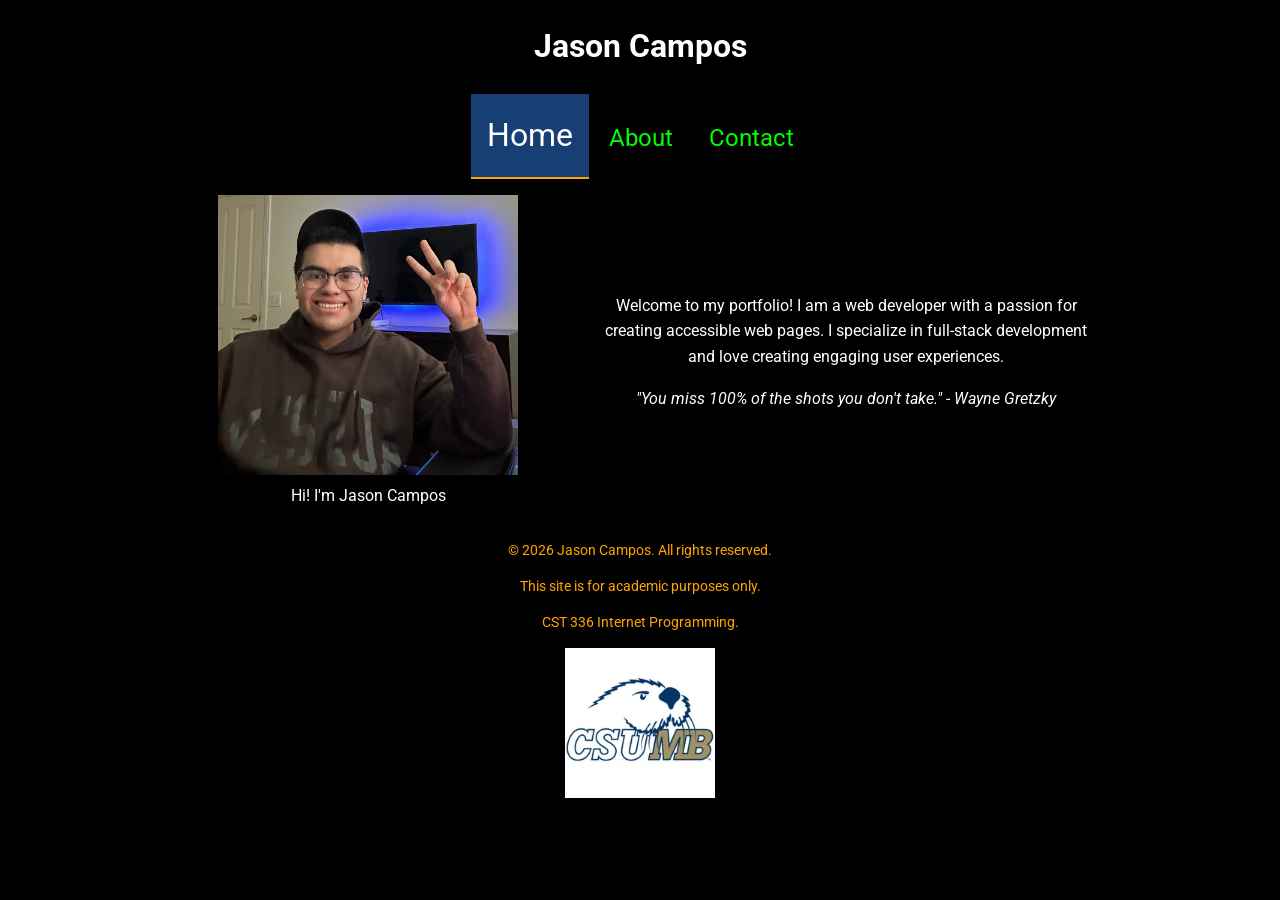
<file: index.html>
<!DOCTYPE html>
<html lang="en">
  <head>
    <meta charset="UTF-8">
    <meta name="viewport" content="width=device-width, initial-scale=1.0">
    <title>Jason Campos | Portfolio</title>
    <link rel="preconnect" href="https://fonts.googleapis.com">
    <link rel="preconnect" href="https://fonts.gstatic.com" crossorigin>
    <link href="https://fonts.googleapis.com/css2?family=Roboto:ital,wght@0,400;0,700;1,400&display=swap" rel="stylesheet">
    <link rel="stylesheet" href="css/styles.css">
  </head>
  <body>
    <header>
    <h1>Jason Campos</h1>            
      <nav>
      <a href="index.html" class="active">Home</a>
      <a href="about.html">About</a>
      <a href="contact.html">Contact</a>
      </nav>
    </header>

    <main>
      <figure>
        <img src="img/profile.jpeg" alt="Portrait of Jason Campos">
        <figcaption>Hi! I'm Jason Campos</figcaption>
      </figure>

      <section>
        <p>Welcome to my portfolio! I am a web developer with a passion for creating accessible web pages. I specialize in full-stack development and love creating engaging user experiences.</p> <p><i>"You miss 100% of the shots you don't take." - Wayne Gretzky</i></p>
      </section>
    </main>

    <footer>
      <p>&copy; 2026 Jason Campos. All rights reserved.</p>
      <p>This site is for academic purposes only.</p>
      <p>CST 336 Internet Programming.</p>
      <img src="img/csumb.jpg" alt="CSUMB logo">
    </footer>
  </body>
</html>
</file>
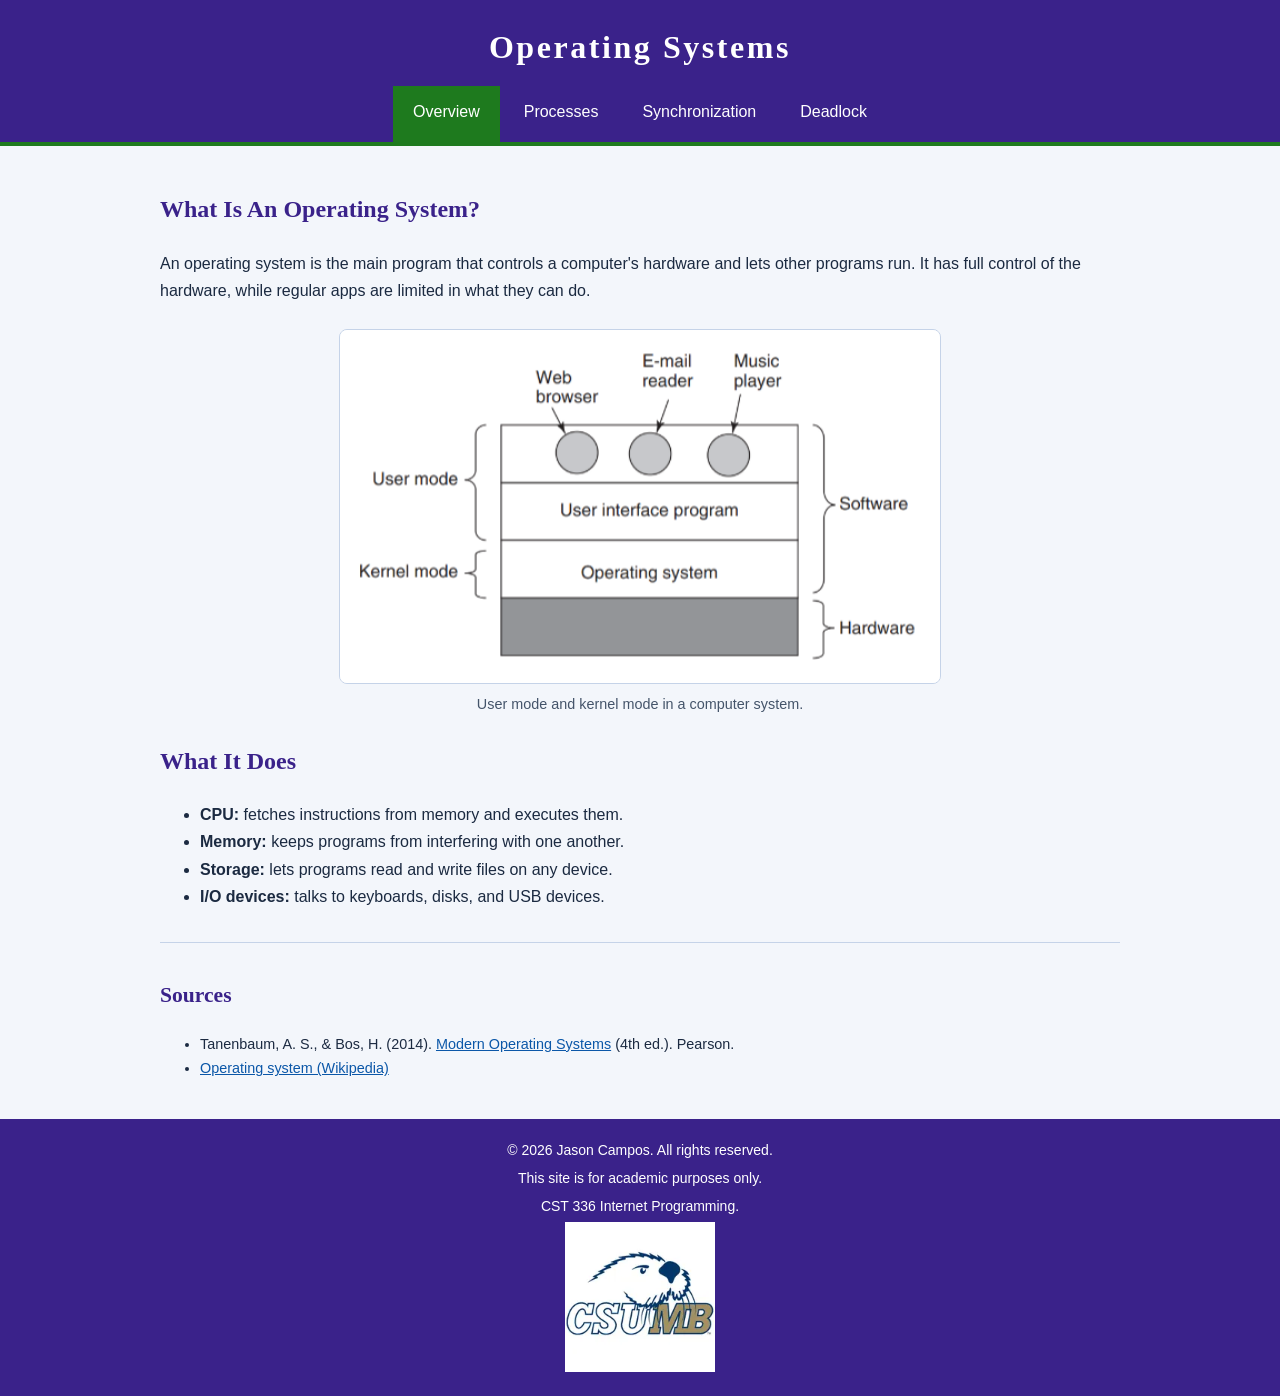
<file: hw1/index.html>
<!DOCTYPE html>
<html lang="en">
<head>
  <meta charset="UTF-8">
  <meta name="viewport" content="width=device-width, initial-scale=1.0">
  <title>Operating Systems</title>
  <link rel="stylesheet" href="css/styles.css">
</head>
<body>
  <header>
    <h1>Operating Systems</h1>
    <nav>
      <a href="index.html" aria-current="page">Overview</a>
      <a href="processes.html">Processes</a>
      <a href="sync.html">Synchronization</a>
      <a href="deadlock.html">Deadlock</a>
    </nav>
  </header>

  <main>
    <h2>What is an operating system?</h2>
    <p>An operating system is the main program that controls a computer's hardware and lets other programs run. It has full control of the hardware, while regular apps are limited in what they can do.</p>

    <figure>
      <img src="img/os-layers.png" width="600" height="300" alt="Diagram of a computer system: applications such as a web browser, e-mail reader, and music player run in user mode above a user interface program, with the operating system in kernel mode above the hardware.">
      <figcaption>User mode and kernel mode in a computer system.</figcaption>
    </figure>

    <h2>What it does</h2>
    <ul>
      <li><strong>CPU:</strong> fetches instructions from memory and executes them.</li>
      <li><strong>Memory:</strong> keeps programs from interfering with one another.</li>
      <li><strong>Storage:</strong> lets programs read and write files on any device.</li>
      <li><strong>I/O devices:</strong> talks to keyboards, disks, and USB devices.</li>
    </ul>

    <div class="sources">
      <h2>Sources</h2>
      <ul>
        <li>Tanenbaum, A. S., &amp; Bos, H. (2014). <a href="https://www.pearson.com/en-us/subject-catalog/p/modern-operating-systems/P200000003311/9780133591620">Modern Operating Systems</a> (4th ed.). Pearson.</li>
        <li><a href="https://en.wikipedia.org/wiki/Operating_system">Operating system (Wikipedia)</a></li>
      </ul>
    </div>
  </main>

  <footer>
    <p>&copy; 2026 Jason Campos. All rights reserved.</p>
    <p>This site is for academic purposes only.</p>
    <p>CST 336 Internet Programming.</p>
    <img src="img/csumb.jpg" alt="CSUMB logo">
  </footer>
</body>
</html>
</file>
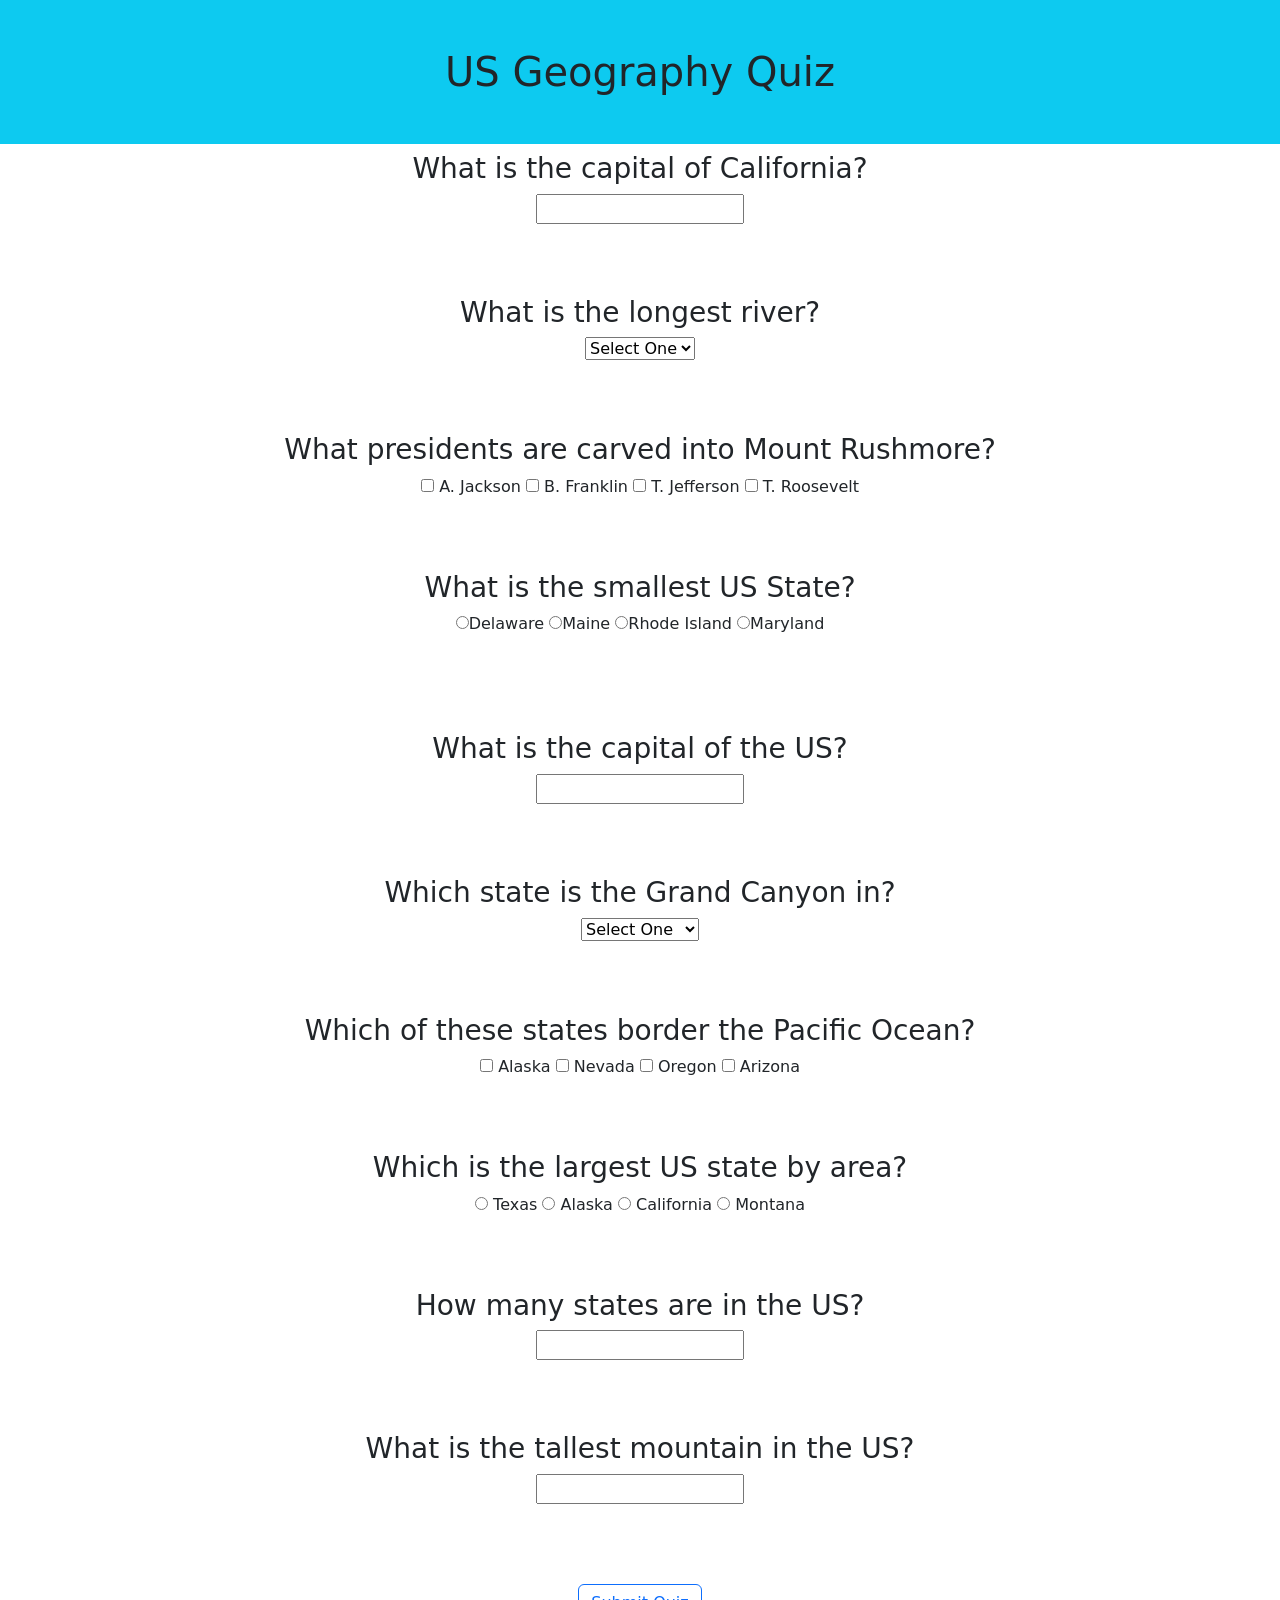
<file: hw2/index.html>
<!DOCTYPE html>
<html lang="en">
<head>
  <meta charset="UTF-8">
  <meta name="viewport" content="width=device-width, initial-scale=1.0">
  <title>US Geography Quiz</title>
  <link rel="stylesheet"
  href="https://cdn.jsdelivr.net/npm/bootstrap@5.3.3/dist/css/bootstrap.min.css">
</head>
<body class="text-center">
  <h1 class="p-5 bg-info">US Geography Quiz</h1>

  <h3><span id="markImg1"></span>What is the capital of California?</h3>
  <input type="text" id="q1">
  <br><br>
  <div id="q1Feedback"></div>
  <br><br>

  <h3><span id="markImg2"></span>What is the longest river?</h3>
  <select id="q2">
    <option value="">Select One</option>
    <option value="ms">Mississippi</option>
    <option value="mo">Missouri</option>
    <option value="co">Colorado</option>
    <option value="de">Delaware</option>
  </select>
  <br><br>
  <div id="q2Feedback"></div>
  <br><br>

  <h3><span id="markImg3"></span>What presidents are carved into Mount Rushmore?</h3>
  <input type="checkbox" id="Jackson"> <label for="Jackson">A. Jackson</label>
  <input type="checkbox" id="Franklin"> <label for="Franklin">B. Franklin</label>
  <input type="checkbox" id="Jefferson"> <label for="Jefferson">T. Jefferson</label>
  <input type="checkbox" id="Roosevelt"> <label for="Roosevelt">T. Roosevelt</label>
  <br><br>
  <div id="q3Feedback"></div>
  <br><br>

  <h3><span id="markImg4"></span>What is the smallest US State?</h3>
  <div id="q4Choices"></div>
  <br><br>
  <div id="q4Feedback"></div>
  <br><br>

  <h3><span id="markImg5"></span>What is the capital of the US?</h3>
  <input type="text" id="q5">
  <br><br>
  <div id="q5Feedback"></div>
  <br><br>

  <h3><span id="markImg6"></span>Which state is the Grand Canyon in?</h3>
  <select id="q6">
    <option value="">Select One</option>
    <option value="ut">Utah</option>
    <option value="az">Arizona</option>
    <option value="nv">Nevada</option>
    <option value="nm">New Mexico</option>
  </select>
  <br><br>
  <div id="q6Feedback"></div>
  <br><br>

  <h3><span id="markImg7"></span>Which of these states border the Pacific Ocean?</h3>
  <input type="checkbox" id="Alaska"> <label for="Alaska">Alaska</label>
  <input type="checkbox" id="Nevada"> <label for="Nevada">Nevada</label>
  <input type="checkbox" id="Oregon"> <label for="Oregon">Oregon</label>
  <input type="checkbox" id="Arizona"> <label for="Arizona">Arizona</label>
  <br><br>
  <div id="q7Feedback"></div>
  <br><br>

  <h3><span id="markImg8"></span>Which is the largest US state by area?</h3>
  <input type="radio" name="q8" id="r8a" value="Texas"> <label for="r8a">Texas</label>
  <input type="radio" name="q8" id="r8b" value="Alaska"> <label for="r8b">Alaska</label>
  <input type="radio" name="q8" id="r8c" value="California"> <label for="r8c">California</label>
  <input type="radio" name="q8" id="r8d" value="Montana"> <label for="r8d">Montana</label>
  <br><br>
  <div id="q8Feedback"></div>
  <br><br>

  <h3><span id="markImg9"></span>How many states are in the US?</h3>
  <input type="number" id="q9">
  <br><br>
  <div id="q9Feedback"></div>
  <br><br>

  <h3><span id="markImg10"></span>What is the tallest mountain in the US?</h3>
  <input type="text" id="q10">
  <br><br>
  <div id="q10Feedback"></div>
  <br><br>

  <h3 id="validationFdbk" class="bg-danger text-white"></h3>
  <button class="btn btn-outline-primary">Submit Quiz</button>
  <h2 id="totalScore" class="text-info"></h2>
  <h3 id="totalAttempts"></h3>
  <script src="js/script.js"></script>
</body>
</html>
</file>
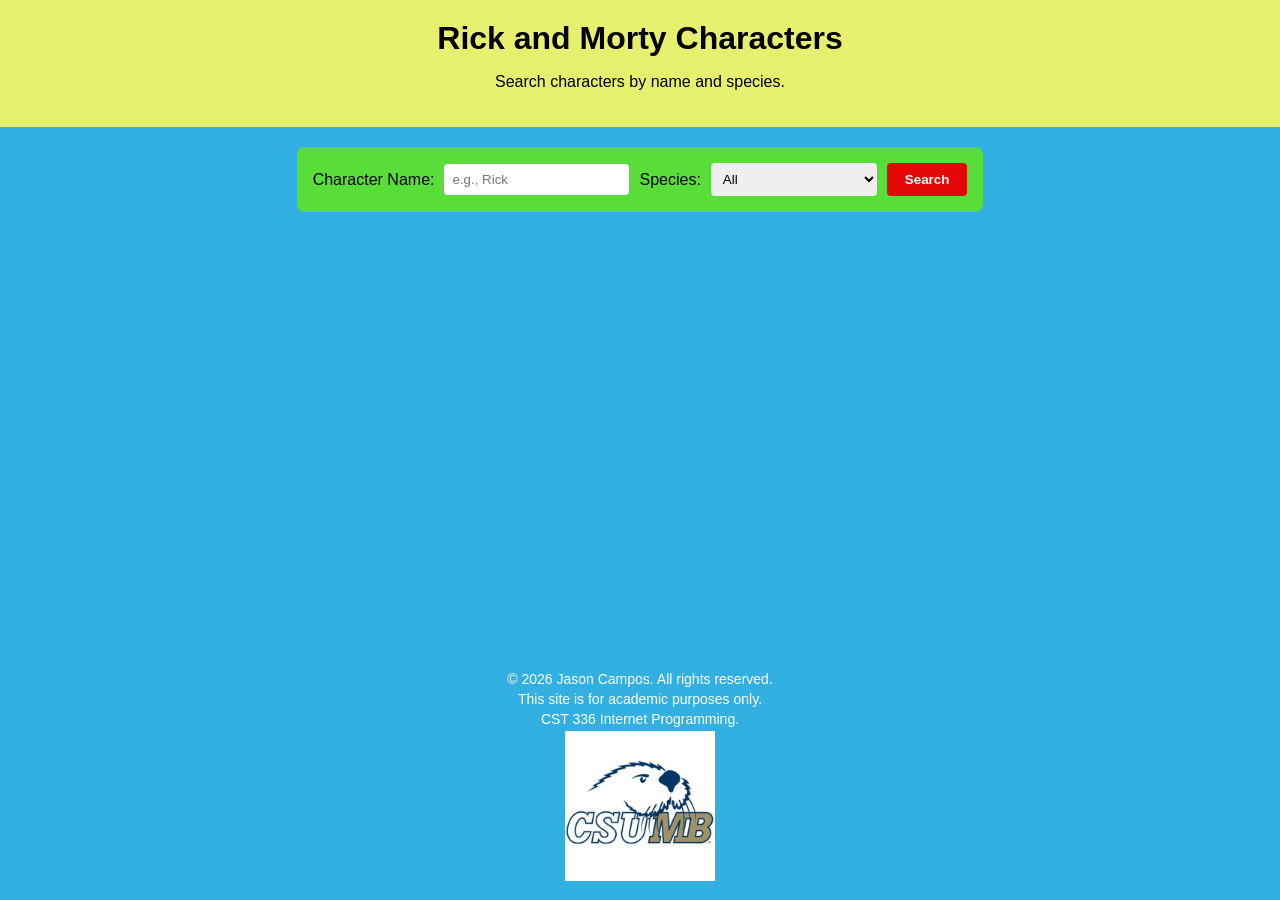
<file: hw3/index.html>
<!DOCTYPE html>
<html lang="en">
<head>
  <meta charset="UTF-8">
  <meta name="viewport" content="width=device-width, initial-scale=1.0">
  <title>Rick and Morty</title>
  <link rel="stylesheet" href="css/styles.css">
</head>
<body>
  <header>
    <h1>Rick and Morty Characters</h1>
    <p>Search characters by name and species.</p>
  </header>

  <main>
    <form id="searchForm">
      <label for="name">Character Name:</label>
      <input type="text" id="name" name="name" placeholder="e.g., Rick">

      <label for="species">Species:</label>
      <select id="species" name="species">
        <option value="">All</option>
        <option value="Human">Human</option>
        <option value="Alien">Alien</option>
        <option value="Humanoid">Humanoid</option>
        <option value="Robot">Robot</option>
        <option value="Animal">Animal</option>
        <option value="Mythological Creature">Mythological Creature</option>
      </select>

      <button type="submit">Search</button>
    </form>

    <p id="message"></p>
    <div id="results"></div>
  </main>

  <footer>
      <p>&copy; 2026 Jason Campos. All rights reserved.</p>
      <p>This site is for academic purposes only.</p>
      <p>CST 336 Internet Programming.</p>
      <img src="img/csumb.jpg" alt="CSUMB logo">
    </footer>

  <script src="js/script.js"></script>
</body>
</html>
</file>
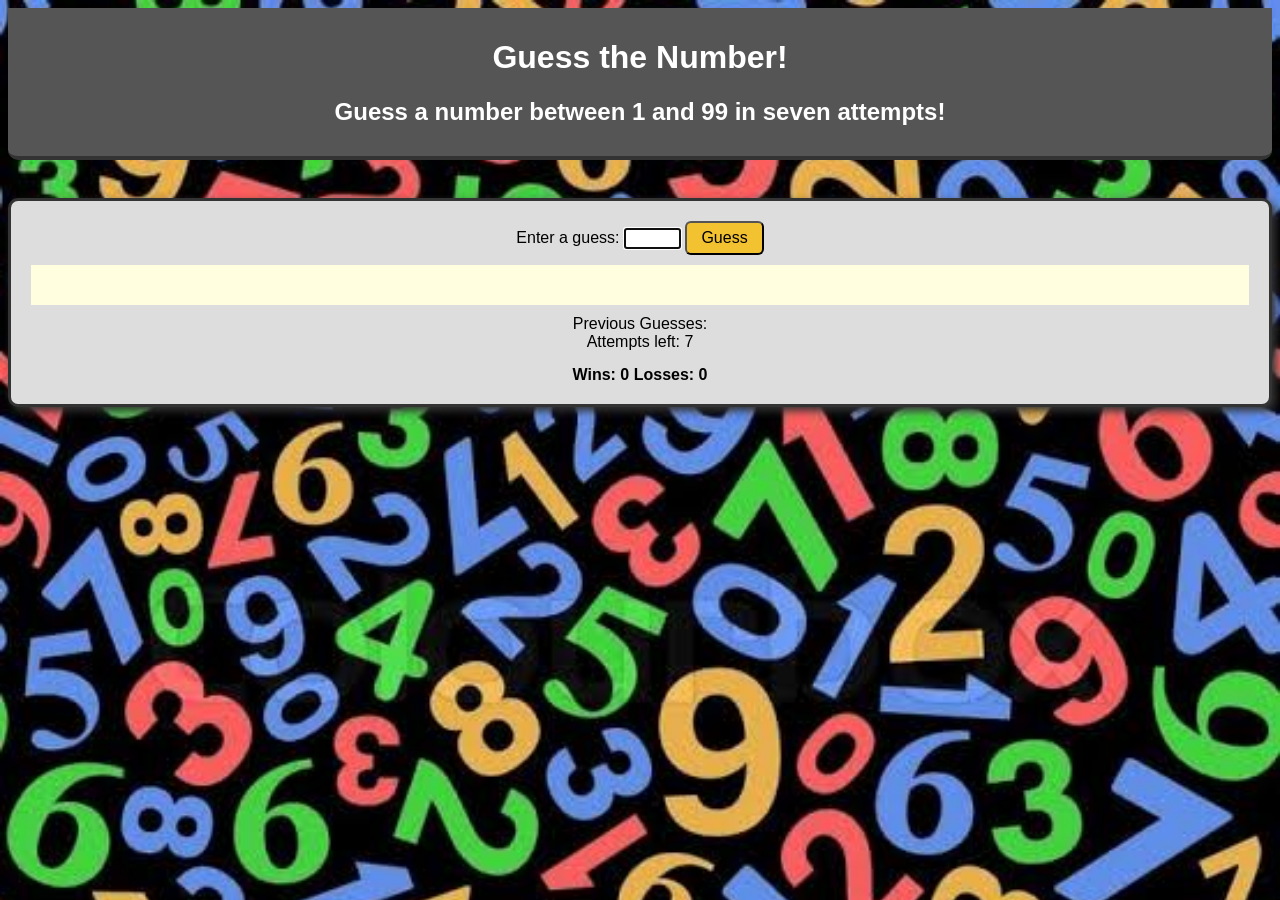
<file: lab2/index.html>
<!DOCTYPE html>
<html>
    <head>
        <title> Guess a Number </title>
        <meta charset="utf-8">
        <link rel="stylesheet" href="css/styles.css">
    </head>
    <body>

        <header>
            <h1>Guess the Number!</h1>
            <h2>Guess a number between 1 and 99 in seven attempts!</h2>
        </header>
        <br>
        <div id="main">
          Enter a guess: 
          <input type="text" id="playerGuess" size="5">         
          <button id="guessBtn"> Guess </button> <br>
          <button id="resetBtn"> Reset </button> 
          <div id="feedback"></div>
          <div> Previous Guesses:
            <span id="guesses"></span>
          </div>
          <div id="attemptsLeft"></div>
          <div id="scoreboard">
            Wins: <span id="wins">0</span>
            Losses: <span id="losses">0</span>
          </div>
        </div>
        <script src="js/script.js"></script>
    </body>
</html>
</file>
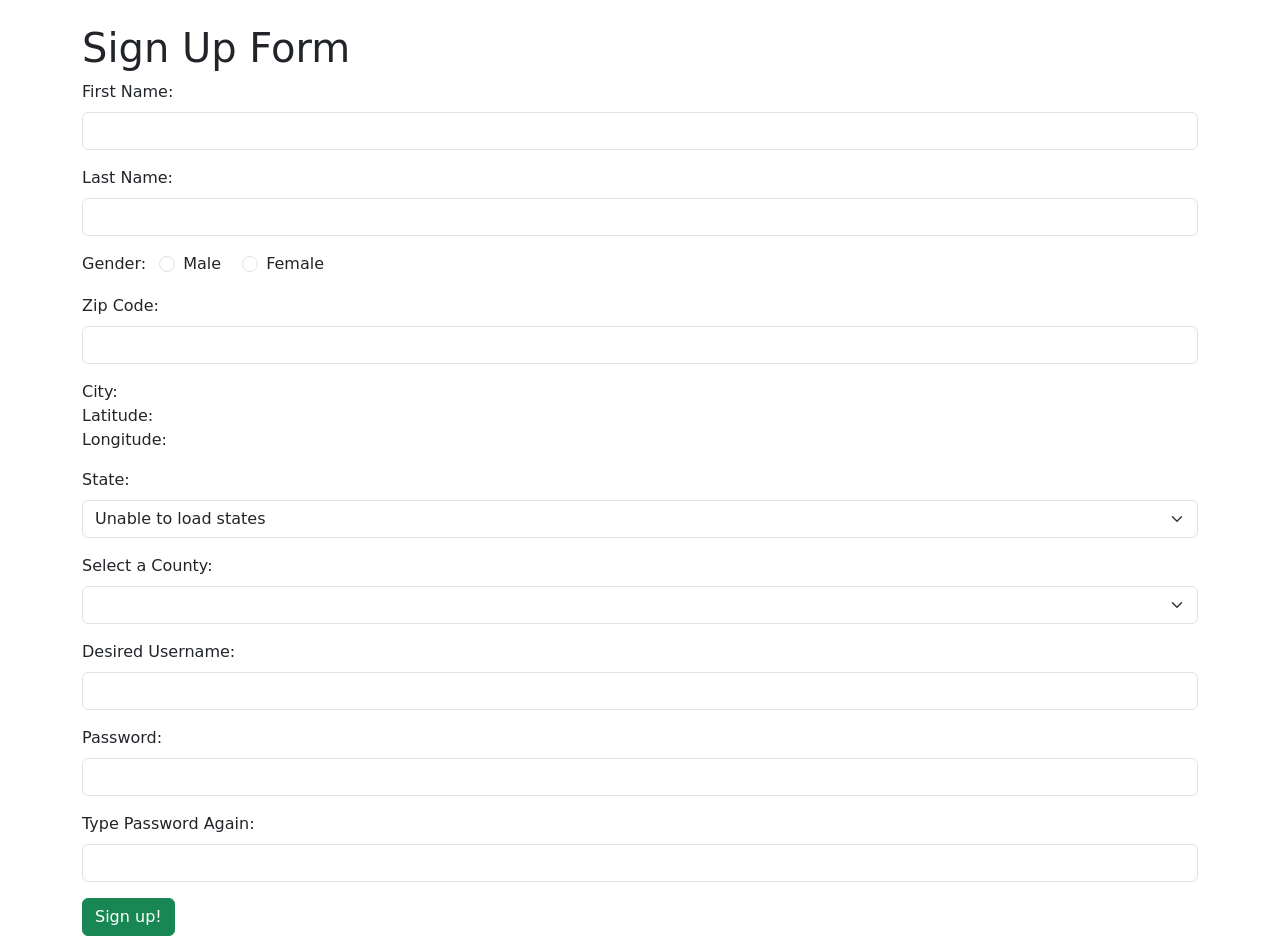
<file: lab3/index.html>
<!DOCTYPE html>
<html>
<head>
   <meta charset="utf-8">
   <meta name="viewport" content="width=device-width, initial-scale=1">
   <title> Sign Up Page </title>
   <link href="https://cdn.jsdelivr.net/npm/bootstrap@5.3.9/dist/css/bootstrap.min.css" rel="stylesheet">
</head>

<body>
<div class="container mt-4">
<h1>Sign Up Form</h1>
<form id="signupForm" action="welcome.html">
  <div class="mb-3">
    <label class="form-label" for="fName">First Name:</label>
    <input type="text" class="form-control" id="fName" name="fName">
  </div>

  <div class="mb-3">
    <label class="form-label" for="lName">Last Name:</label>
    <input type="text" class="form-control" id="lName" name="lName">
  </div>

  <div class="mb-3">
    Gender:
    <div class="form-check form-check-inline ms-2">
      <input class="form-check-input" type="radio" name="gender" id="male" value="m">
      <label class="form-check-label" for="male">Male</label>
    </div>
    <div class="form-check form-check-inline">
      <input class="form-check-input" type="radio" name="gender" id="female" value="f">
      <label class="form-check-label" for="female">Female</label>
    </div>
  </div>

  <div class="mb-3">
    <label class="form-label" for="zip">Zip Code:</label>
    <input type="text" class="form-control" id="zip" name="zip">
    <span id="zipError"></span>
  </div>

  <div class="mb-3">
    City: <span id="city"></span><br>
    Latitude: <span id="latitude"></span><br>
    Longitude: <span id="longitude"></span>
  </div>

  <div class="mb-3">
    <label class="form-label" for="state">State:</label>
    <select class="form-select" id="state" name="state">
      <option value="">Loading states...</option>
    </select>
  </div>

  <div class="mb-3">
    <label class="form-label" for="county">Select a County:</label>
    <select class="form-select" id="county" name="county"></select>
  </div>

  <div class="mb-3">
    <label class="form-label" for="username">Desired Username:</label>
    <input type="text" class="form-control" id="username" name="username">
    <span id="usernameError"></span>
  </div>

  <div class="mb-3">
    <label class="form-label" for="password">Password:</label>
    <input type="password" class="form-control" id="password" name="password">
    <span id="passwordSuggestion"></span>
  </div>

  <div class="mb-3">
    <label class="form-label" for="passwordAgain">Type Password Again:</label>
    <input type="password" class="form-control" id="passwordAgain" name="passwordAgain">
    <span id="passwordError"></span>
  </div>

  <button class="btn btn-success">Sign up!</button>
</form>
</div>
<script src="js/script.js"></script>
</body>
</html>
</file>
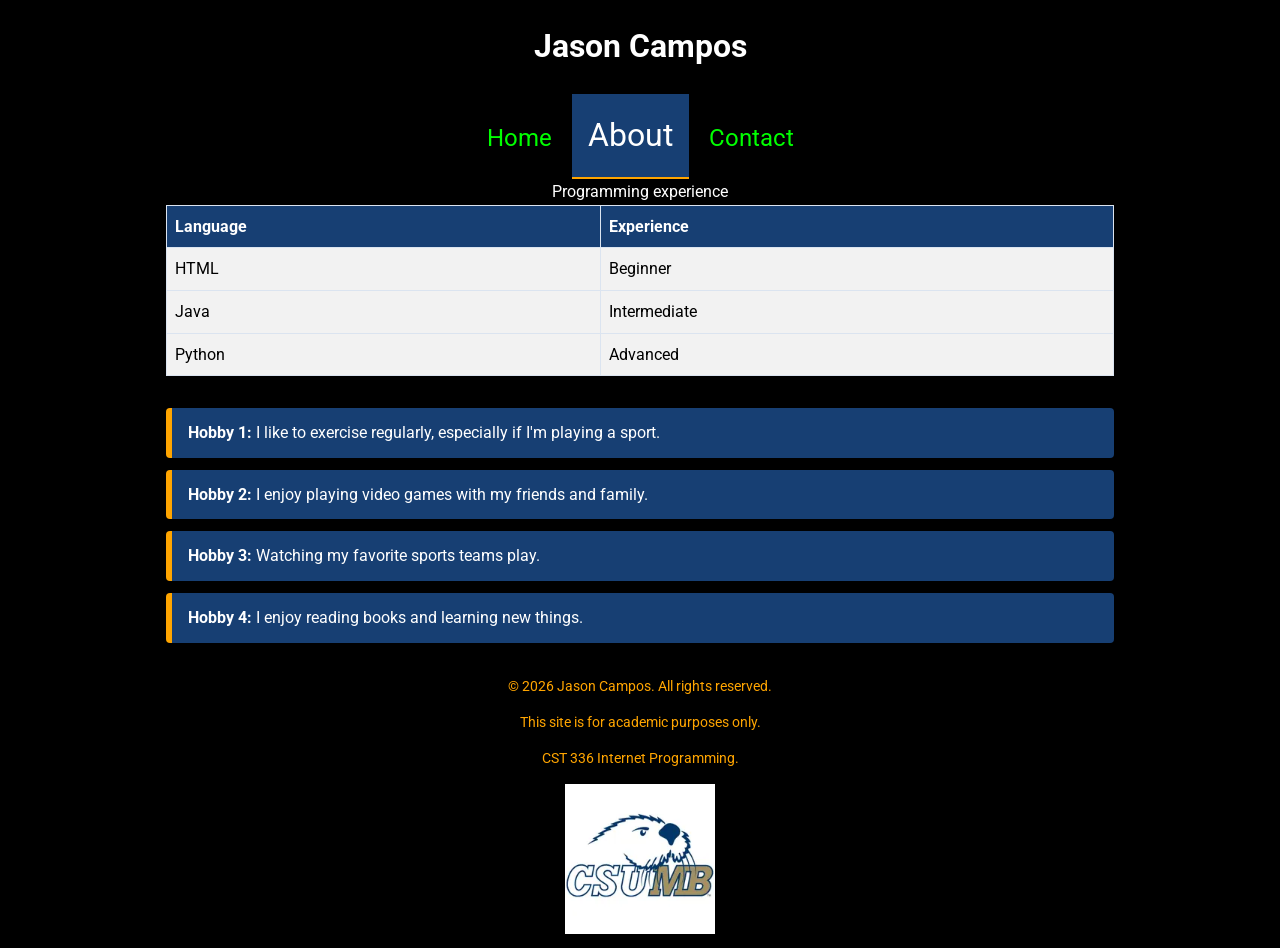
<file: about.html>
<!DOCTYPE html>
<html lang="en">
  <head>
    <meta charset="UTF-8">
    <meta name="viewport" content="width=device-width, initial-scale=1.0">
    <title>Jason Campos | About</title>
    <link rel="preconnect" href="https://fonts.googleapis.com">
    <link rel="preconnect" href="https://fonts.gstatic.com" crossorigin>
    <link href="https://fonts.googleapis.com/css2?family=Roboto:ital,wght@0,400;0,700;1,400&display=swap" rel="stylesheet">
    <link rel="stylesheet" href="css/styles.css">
  </head>
  <body>
    <header>
      <h1>Jason Campos</h1>            
        <nav>
        <a href="index.html">Home</a>
        <a href="about.html" class="active">About</a>
        <a href="contact.html">Contact</a>
        </nav>
    </header>

    <main id="about-main">
      <table>
        <caption>Programming experience</caption>
        <thead>
          <tr id="table-header">
            <th scope="col">Language</th>
            <th scope="col">Experience</th>
          </tr>
        </thead>
        <tbody>
          <tr class="table-row">
            <td>HTML</td>
            <td>Beginner</td>
          </tr>
          <tr class="table-row">
            <td>Java</td>
            <td>Intermediate</td>
          </tr>
          <tr class="table-row">
            <td>Python</td>
            <td>Advanced</td>
          </tr>
        </tbody>
      </table>

      <ul>
        <li class="hobby-item"><strong>Hobby 1:</strong> I like to exercise regularly, especially if I'm playing a sport.</li>
        <li class="hobby-item"><strong>Hobby 2:</strong> I enjoy playing video games with my friends and family.</li>
        <li class="hobby-item"><strong>Hobby 3:</strong> Watching my favorite sports teams play.</li>
        <li class="hobby-item"><strong>Hobby 4:</strong> I enjoy reading books and learning new things.</li>
      </ul>
    </main>

    <footer>
      <p>&copy; 2026 Jason Campos. All rights reserved.</p>
      <p>This site is for academic purposes only.</p>
      <p>CST 336 Internet Programming.</p>
      <img src="img/csumb.jpg" alt="CSUMB logo">
    </footer>
  </body>
</html>
</file>
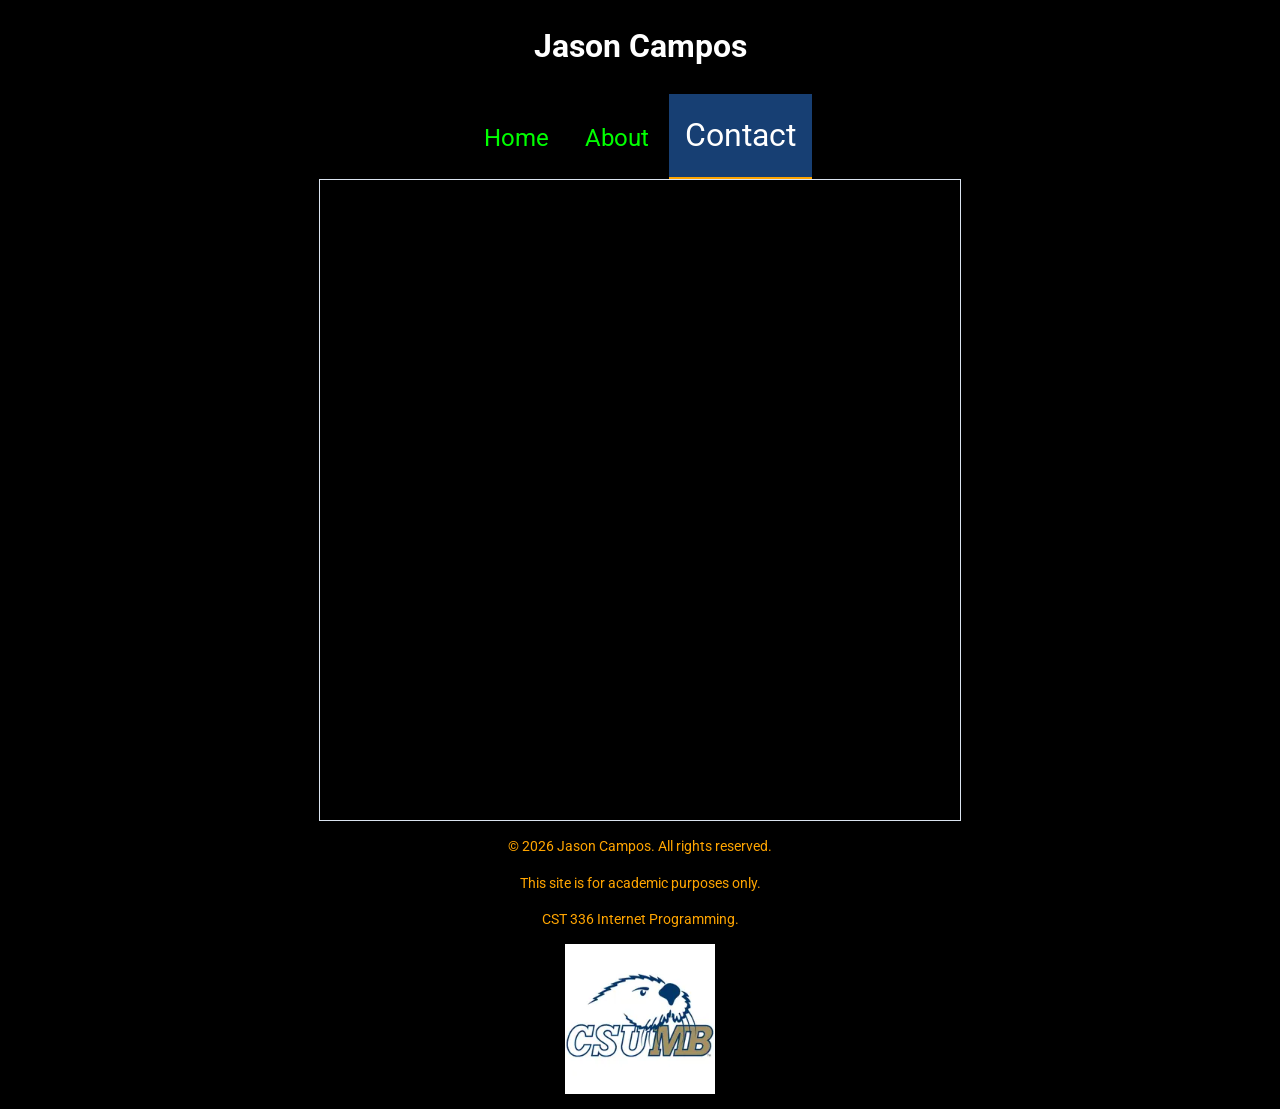
<file: contact.html>
<!DOCTYPE html>
<html lang="en">
  <head>
    <meta charset="UTF-8">
    <meta name="viewport" content="width=device-width, initial-scale=1.0">
    <title>Jason Campos | Contact</title>
    <link rel="preconnect" href="https://fonts.googleapis.com">
    <link rel="preconnect" href="https://fonts.gstatic.com" crossorigin>
    <link href="https://fonts.googleapis.com/css2?family=Roboto:ital,wght@0,400;0,700;1,400&display=swap" rel="stylesheet">
    <link rel="stylesheet" href="css/styles.css">
  </head>
  <body>
    <header>
    <h1>Jason Campos</h1>            
      <nav>
      <a href="index.html">Home</a>
      <a href="about.html">About</a>
      <a href="contact.html" class="active">Contact</a>
      </nav>
    </header>

    <main>
      <iframe
        src="https://docs.google.com/forms/d/e/1FAIpQLSeFTZC68gIihq4KdI1kvgAjJBUzUn3SUaehGOGSyHcuq85wCw/viewform?usp=header"
        title="Contact form"
        loading="lazy">
      </iframe>
    </main>

    <footer>
      <p>&copy; 2026 Jason Campos. All rights reserved.</p>
      <p>This site is for academic purposes only.</p>
      <p>CST 336 Internet Programming.</p>
      <img src="img/csumb.jpg" alt="CSUMB logo">
    </footer>
  </body>
</html>
</file>
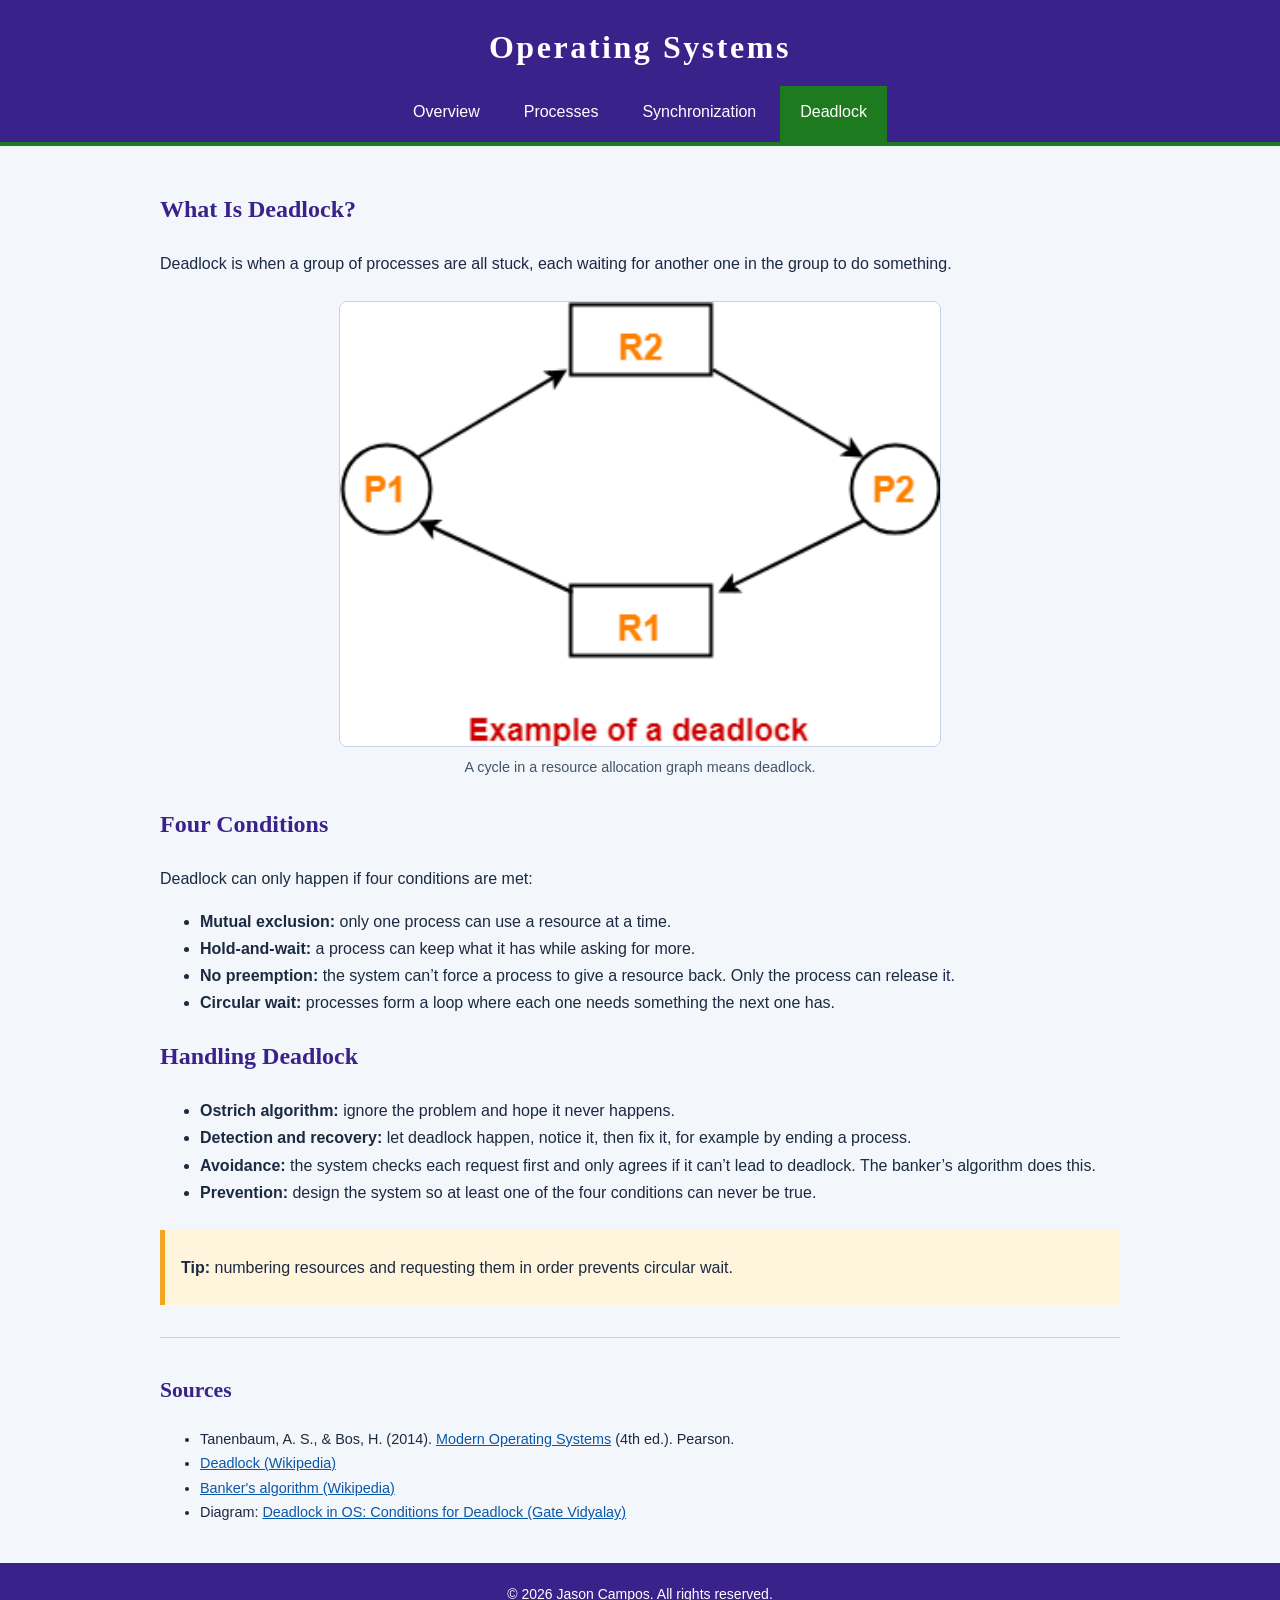
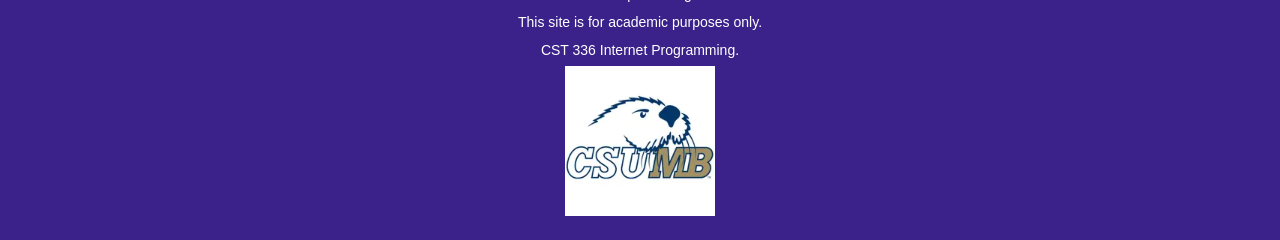
<file: hw1/deadlock.html>
<!DOCTYPE html>
<html lang="en">
<head>
  <meta charset="UTF-8">
  <meta name="viewport" content="width=device-width, initial-scale=1.0">
  <title>Deadlock</title>
  <link rel="stylesheet" href="css/styles.css">
</head>
<body>
  <header>
    <h1>Operating Systems</h1>
    <nav>
      <a href="index.html">Overview</a>
      <a href="processes.html">Processes</a>
      <a href="sync.html">Synchronization</a>
      <a href="deadlock.html" aria-current="page">Deadlock</a>
    </nav>
  </header>

  <main>
    <h2>What is deadlock?</h2>
    <p>Deadlock is when a group of processes are all stuck, each waiting for another one in the group to do something.</p>

    <figure>
      <img src="img/deadlock.png" width="600" height="260" alt="Resource allocation graph with two processes and two resources. Each process holds one resource and requests the other, forming a cycle.">
      <figcaption>A cycle in a resource allocation graph means deadlock.</figcaption>
    </figure>

    <h2>Four conditions</h2>
    <p>Deadlock can only happen if four conditions are met:</p>
    <ul>
      <li><strong>Mutual exclusion:</strong> only one process can use a resource at a time.</li>
      <li><strong>Hold-and-wait:</strong> a process can keep what it has while asking for more.</li>
      <li><strong>No preemption:</strong> the system can’t force a process to give a resource back. Only the process can release it.</li>
      <li><strong>Circular wait:</strong> processes form a loop where each one needs something the next one has.</li>
    </ul>

    <h2>Handling deadlock</h2>
    <ul>
      <li><strong>Ostrich algorithm:</strong> ignore the problem and hope it never happens.</li>
      <li><strong>Detection and recovery:</strong> let deadlock happen, notice it, then fix it, for example by ending a process.</li>
      <li><strong>Avoidance:</strong> the system checks each request first and only agrees if it can’t lead to deadlock. The banker’s algorithm does this.</li>
      <li><strong>Prevention:</strong> design the system so at least one of the four conditions can never be true.</li>
    </ul>

    <aside>
      <p><strong>Tip:</strong> numbering resources and requesting them in order prevents circular wait.</p>
    </aside>

    <div class="sources">
      <h2>Sources</h2>
      <ul>
        <li>Tanenbaum, A. S., &amp; Bos, H. (2014). <a href="https://www.pearson.com/en-us/subject-catalog/p/modern-operating-systems/P200000003311/9780133591620">Modern Operating Systems</a> (4th ed.). Pearson.</li>
        <li><a href="https://en.wikipedia.org/wiki/Deadlock_(computer_science)">Deadlock (Wikipedia)</a></li>
        <li><a href="https://en.wikipedia.org/wiki/Banker%27s_algorithm">Banker's algorithm (Wikipedia)</a></li>
        <li>Diagram: <a href="https://www.gatevidyalay.com/deadlock-in-os-conditions-for-deadlock/">Deadlock in OS: Conditions for Deadlock (Gate Vidyalay)</a></li>
      </ul>
    </div>
  </main>

  <footer>
    <p>&copy; 2026 Jason Campos. All rights reserved.</p>
    <p>This site is for academic purposes only.</p>
    <p>CST 336 Internet Programming.</p>
    <img src="img/csumb.jpg" alt="CSUMB logo">
  </footer>
</body>
</html>
</file>
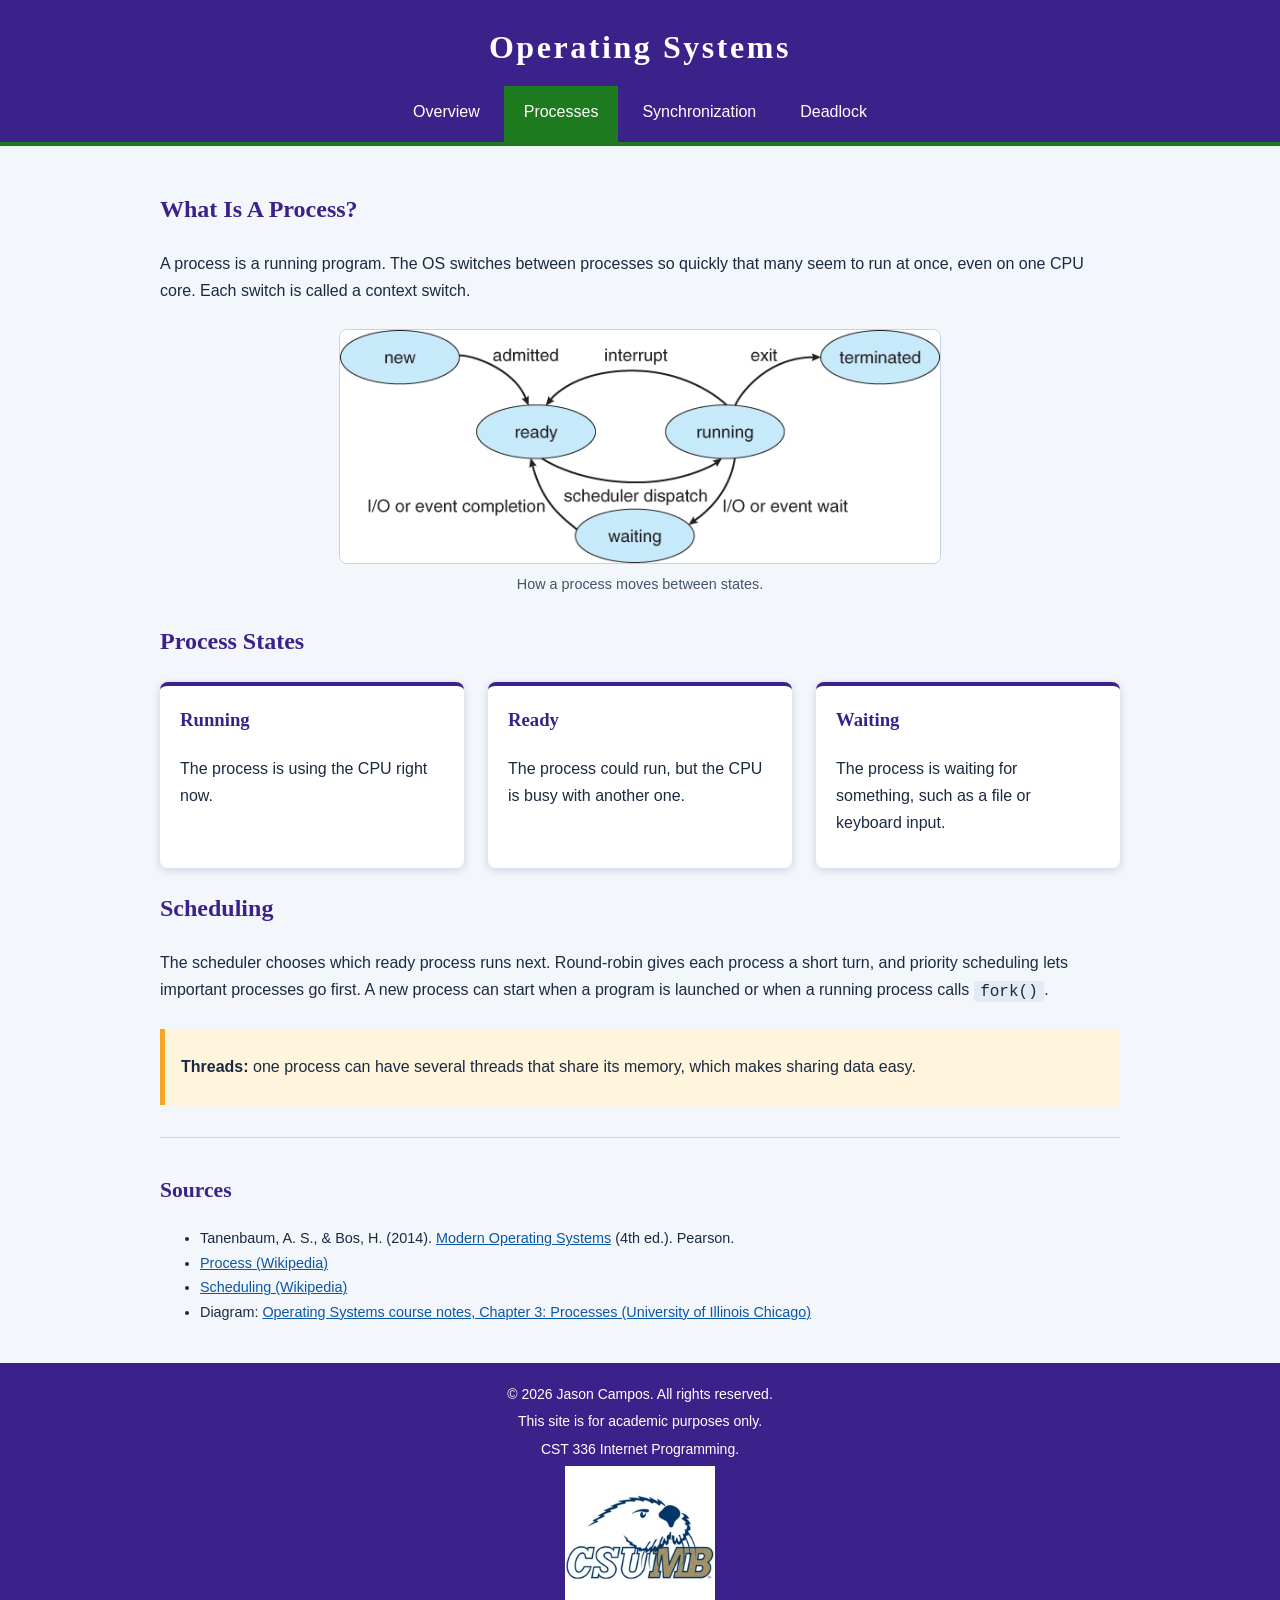
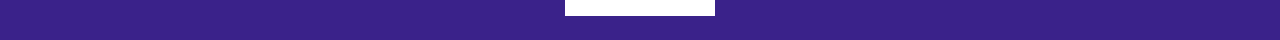
<file: hw1/processes.html>
<!DOCTYPE html>
<html lang="en">
<head>
  <meta charset="UTF-8">
  <meta name="viewport" content="width=device-width, initial-scale=1.0">
  <title>Processes</title>
  <link rel="stylesheet" href="css/styles.css">
</head>
<body>
  <header>
   <h1>Operating Systems</h1>
    <nav>
      <a href="index.html">Overview</a>
      <a href="processes.html" aria-current="page">Processes</a>
      <a href="sync.html">Synchronization</a>
      <a href="deadlock.html">Deadlock</a>
    </nav>
  </header>

  <main>
    <h2>What is a process?</h2>
    <p>A process is a running program. The OS switches between processes so quickly that many seem to run at once, even on one CPU core. Each switch is called a context switch.</p>

    <figure>
      <img src="img/processes.jpg" width="600" height="260" alt="Process state diagram: a new process is admitted to ready, ready moves to running, running can return to ready, move to waiting for I/O, or terminate, and waiting returns to ready.">
      <figcaption>How a process moves between states.</figcaption>
    </figure>

    <h2>Process states</h2>
    <div class="columns">
      <article>
        <h3>Running</h3>
        <p>The process is using the CPU right now.</p>
      </article>
      <article>
        <h3>Ready</h3>
        <p>The process could run, but the CPU is busy with another one.</p>
      </article>
      <article>
        <h3>Waiting</h3>
        <p>The process is waiting for something, such as a file or keyboard input.</p>
      </article>
    </div>

    <h2>Scheduling</h2>
    <p>The scheduler chooses which ready process runs next. Round-robin gives each process a short turn, and priority scheduling lets important processes go first. A new process can start when a program is launched or when a running process calls <code>fork()</code>.</p>

    <aside>
      <p><strong>Threads:</strong> one process can have several threads that share its memory, which makes sharing data easy.</p>
    </aside>

    <div class="sources">
      <h2>Sources</h2>
      <ul>
        <li>Tanenbaum, A. S., &amp; Bos, H. (2014). <a href="https://www.pearson.com/en-us/subject-catalog/p/modern-operating-systems/P200000003311/9780133591620">Modern Operating Systems</a> (4th ed.). Pearson.</li>
        <li><a href="https://en.wikipedia.org/wiki/Process_(computing)">Process (Wikipedia)</a></li>
        <li><a href="https://en.wikipedia.org/wiki/Scheduling_(computing)">Scheduling (Wikipedia)</a></li>
        <li>Diagram: <a href="https://www.cs.uic.edu/~jbell/CourseNotes/OperatingSystems/3_Processes.html">Operating Systems course notes, Chapter 3: Processes (University of Illinois Chicago)</a></li>
      </ul>
    </div>
  </main>

  <footer>
    <p>&copy; 2026 Jason Campos. All rights reserved.</p>
    <p>This site is for academic purposes only.</p>
    <p>CST 336 Internet Programming.</p>
    <img src="img/csumb.jpg" alt="CSUMB logo">
  </footer>
</body>
</html>
</file>
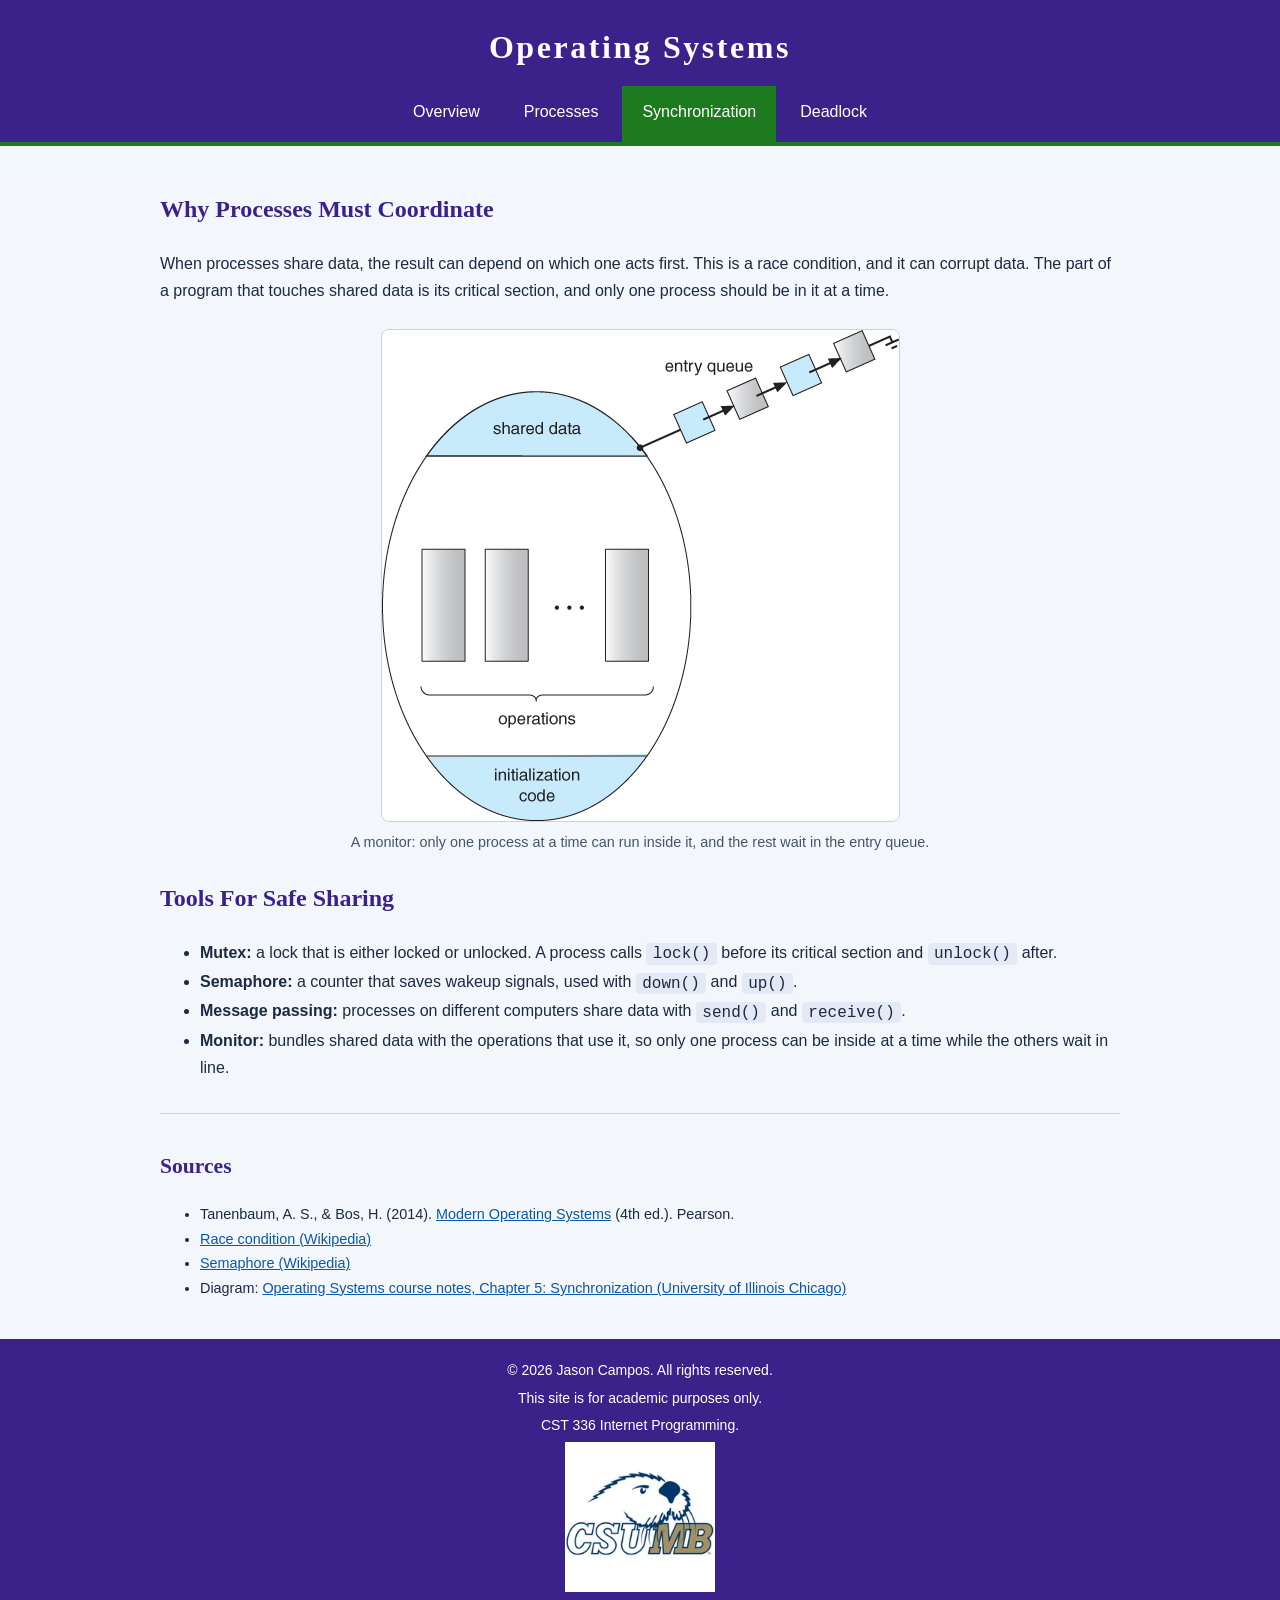
<file: hw1/sync.html>
<!DOCTYPE html>
<html lang="en">
<head>
  <meta charset="UTF-8">
  <meta name="viewport" content="width=device-width, initial-scale=1.0">
  <title>Synchronization</title>
  <link rel="stylesheet" href="css/styles.css">
</head>
<body>
  <header>
    <h1>Operating Systems</h1>
    <nav>
      <a href="index.html">Overview</a>
      <a href="processes.html">Processes</a>
      <a href="sync.html" aria-current="page">Synchronization</a>
      <a href="deadlock.html">Deadlock</a>
    </nav>
  </header>

  <main>
    <h2>Why processes must coordinate</h2>
    <p>When processes share data, the result can depend on which one acts first. This is a race condition, and it can corrupt data. The part of a program that touches shared data is its critical section, and only one process should be in it at a time.</p>

    <figure>
      <img src="img/monitor.jpg" alt="Schematic of a monitor: an oval holding shared data, a row of operations, and initialization code, with a queue of waiting processes lined up outside the entry.">
      <figcaption>A monitor: only one process at a time can run inside it, and the rest wait in the entry queue.</figcaption>
    </figure>

    <h2>Tools for safe sharing</h2>
    <ul>
      <li><strong>Mutex:</strong> a lock that is either locked or unlocked. A process calls <code>lock()</code> before its critical section and <code>unlock()</code> after.</li>
      <li><strong>Semaphore:</strong> a counter that saves wakeup signals, used with <code>down()</code> and <code>up()</code>.</li>
      <li><strong>Message passing:</strong> processes on different computers share data with <code>send()</code> and <code>receive()</code>.</li>
      <li><strong>Monitor:</strong> bundles shared data with the operations that use it, so only one process can be inside at a time while the others wait in line.</li>
    </ul>

    <div class="sources">
      <h2>Sources</h2>
      <ul>
        <li>Tanenbaum, A. S., &amp; Bos, H. (2014). <a href="https://www.pearson.com/en-us/subject-catalog/p/modern-operating-systems/P200000003311/9780133591620">Modern Operating Systems</a> (4th ed.). Pearson.</li>
        <li><a href="https://en.wikipedia.org/wiki/Race_condition">Race condition (Wikipedia)</a></li>
        <li><a href="https://en.wikipedia.org/wiki/Semaphore_(programming)">Semaphore (Wikipedia)</a></li>
        <li>Diagram: <a href="https://www.cs.uic.edu/~jbell/CourseNotes/OperatingSystems/5_Synchronization.html">Operating Systems course notes, Chapter 5: Synchronization (University of Illinois Chicago)</a></li>
      </ul>
    </div>
  </main>

  <footer>
    <p>&copy; 2026 Jason Campos. All rights reserved.</p>
    <p>This site is for academic purposes only.</p>
    <p>CST 336 Internet Programming.</p>
    <img src="img/csumb.jpg" alt="CSUMB logo">
  </footer>
</body>
</html>
</file>
<file: css/styles.css>
body {
  background-color: #000000;
  color: #FFFFFF; /* Set text color to white for contrast */
  font-family: "Roboto", Arial, sans-serif; /* Roboto adds a network request, so I loaded only regular, bold, and italic with display=swap and kept Arial as a fallback. */
  line-height: 1.6;  /* Set line height for better readability */
}

header, nav, main, footer {
  text-align: center;
}

nav a {
  display: inline-block;
  padding: 1rem;
  font-size: 1.5rem;
  color: #00FF00;
  text-decoration: none; /* Remove underline from links */
}

nav a:hover {
  color: #fff;
  background-color: #173f73;
  font-size: 2rem;
  border-bottom: 2px solid orange;
}

main {
  display: flex; /* Use Flexbox for layout */
  justify-content: center; /* Center the items horizontally */
  gap: 2rem;
  flex-wrap: wrap; /* Allow items to wrap on smaller screens */
  align-items: center;
}

main section {
  flex: 1 1 20rem;
  max-width: 32rem;
}

footer {
  font-size: 14px;
  color: orange;
}

main figure img {
  max-width: 300px;
  height: auto;
  margin: 0;
}

nav a.active {
  color: #fff;
  background-color: #173f73;
  font-size: 2rem;
  border-bottom: 2px solid orange;
}

#about-main {
  display: block; /* Override the flex display for the about page */
  margin: 0 auto; /* Center the content horizontally */
}

#table-header {
  background-color: #173f73; /* Dark blue background for header */
  color: #FFFFFF; /* White text for header */
}

.table-row {
  background-color: #f2f2f2; /* Light gray background for rows */
  color: #000000; /* Set text color to black for contrast */
} 

table{
  border-collapse: collapse; /* Collapse borders into a single border */
  margin: 0 auto 2rem; /* Add some space below the table */
  width: 75%;
} 

th, td {
  border: 1px solid #dbe4f0; /* Add a border to the table, header cells, and data cells */
  padding: 0.5rem; /* Add padding to cells for better readability */
  text-align: left; /* Align text to the left */
}

ul {
  list-style: none;
  padding: 0;
  width: 75%;
  margin: 0 auto 2rem;
  text-align: left;
}

.hobby-item {
  background-color: #173f73;
  color: #FFFFFF;
  border-left: 6px solid orange;
  border-radius: 0.25rem;
  padding: 0.75rem 1rem;
  margin-bottom: 0.75rem;
}

iframe {
  display: block;
  width: min(100%, 40rem);
  min-height: 40rem;
  margin: 0 auto;
  border: 1px solid #dbe4f0;
}

footer img {
  width: 150px;
  max-width: 100%;
  height: auto;
}
</file>
<file: hw1/css/styles.css>
body {
  margin: 0;
  background-color: #f3f6fb;
  color: #1b2a41;
  font-family: Arial, Helvetica, sans-serif;
  line-height: 1.7;
}

header {
  background-color: #3a228a;
  color: #ffffff;
  padding: 1.25rem 1rem 0;
  text-align: center;
  border-bottom: 4px solid #1e7a1e;
}

h1 {
  margin: 0 0 0.75rem;
  font-family: Georgia, "Times New Roman", serif;
  font-size: 2rem;
  letter-spacing: 0.08em; /* new property */
}

nav {
  display: flex;
  flex-wrap: wrap;
  justify-content: center;
  gap: 0.25rem;
}

nav a {
  padding: 0.75rem 1.25rem;
  color: #ffffff;
  text-decoration: none;
  border-bottom: 4px solid transparent;
  transition: background-color 0.2s ease; /* new property */
}

nav a:hover,
nav a[aria-current="page"] {
  background-color: #1e7a1e;
  color: white;
}

a:focus-visible {
  outline: 3px solid #6e49c4;
  outline-offset: 2px;
}

nav a:focus-visible {
  outline-color: #ffffff;
}

main {
  max-width: 60rem;
  margin: 0 auto;
  padding: 1.5rem 1rem;
}

h2,
h3 {
  font-family: Georgia, "Times New Roman", serif;
  color: #3a228a;
  text-transform: capitalize; /* new property */
}

main a {
  color: #0b57a8;
}

figure {
  margin: 1.5rem 0;
  text-align: center;
}

figure img {
  max-width: 100%;
  height: auto;
  border: 1px solid #c5d3e8;
  border-radius: 0.5rem;
}

figcaption {
  font-size: 0.9rem;
  color: #44546a;
}

/* Multi-column layout */
.columns {
  display: grid; /* new property */
  grid-template-columns: repeat(auto-fit, minmax(13rem, 1fr)); /* new property */
  gap: 1.5rem;
}

article {
  background-color: #ffffff;
  padding: 0 1.25rem 1rem;
  border-top: 4px solid #3a228a;
  border-radius: 0.5rem;
  box-shadow: 0 2px 8px rgba(18, 49, 90, 0.18); /* new property */
}

aside {
  background-color: #fff4dc;
  border-left: 5px solid #f5a524;
  padding: 0.5rem 1rem;
  margin: 1.5rem 0;
}

code {
  background-color: #e3eaf5;
  padding: 0.1rem 0.4rem;
  border-radius: 0.25rem;
  font-family: "Courier New", monospace;
}

.sources {
  margin-top: 2rem;
  padding-top: 1rem;
  border-top: 1px solid #c5d3e8;
  font-size: 0.9rem;
}

footer {
  padding: 1rem;
  background-color: #3a228a;
  color: white;
  font-size: 0.875rem;
  text-align: center;
}

footer img {
  width: 150px;
  max-width: 100%;
  height: auto;
}

footer p {
  margin: 0.25rem 0;
}

@media (prefers-reduced-motion: reduce) {
  nav a {
    transition: none;
  }
}
</file>
<file: hw3/css/styles.css>
body {
  display: flex;
  flex-direction: column;
  min-height: 100vh;
  margin: 0;
  font-family: Arial, sans-serif;
  background-color: #33b0e2;
  color: black;
}

header {
  background-color: #e7f06e;
  text-align: center;
  padding: 20px;
  color: black;
}

h1 {
  margin: 0 0 8px;
  color: black;
}

main {
  max-width: 900px;
  margin: 20px auto;
  padding: 0 16px;
}

form {
  display: flex;
  flex-wrap: wrap;
  gap: 10px;
  align-items: center;
  background-color: #59dd38;
  padding: 16px;
  border-radius: 8px;
}

input, select {
  padding: 8px;
  border: none;
  border-radius: 4px;
}

button {
  background-color: #e30707;
  color: white;
  border: none;
  padding: 9px 18px;
  border-radius: 4px;
  font-weight: bold;
  cursor: pointer;
}

button:hover {
  background-color: #a30505;
}

#message {
  margin: 16px 0;
  font-weight: bold;
}

#results {
  display: grid;
  grid-template-columns: repeat(auto-fill, minmax(200px, 1fr));
  gap: 16px;
}

.card {
  background-color: #14303d;
  color: white;
  border-radius: 8px;
  overflow: hidden;
}

.card img {
  width: 100%;
  display: block;
}

.card-body {
  padding: 10px 12px;
}

.card h2 {
  font-size: 1.1rem;
  margin: 0 0 6px;
}

footer {
  padding: 1rem;
  color: white;
  font-size: 0.875rem;
  text-align: center;
  margin-top: auto;
}

footer img {
  width: 150px;
  max-width: 100%;
  height: auto;
}

footer p {
  margin: 0.25rem 0;
}

.status-alive { color: #97ce4c; }
.status-dead { color: #ff6b6b; }
.status-unknown { color: #cccccc; }
</file>
<file: lab2/css/styles.css>
body {
  background-image: url("../img/images.jpeg");
  background-repeat: no-repeat;
  background-size: cover;
  background-attachment: fixed;
  font-family: Verdana, sans-serif;
  text-align: center;
}

header {
  background-color: #555;
  color: white;
  padding: 10px;
  border-bottom: 4px solid #333;
  border-radius: 0 0 10px 10px;
}

#main {
  background-color: #ddd;
  padding: 20px;
  margin-top: 20px;
  border: 3px solid #333;
  border-radius: 10px;
  box-shadow: 4px 4px 8px #333;
}

button {
  font-size: 16px;
  padding: 6px 14px;
  background-color: #f2c230;
  border-radius: 6px;
  cursor: pointer;
}

#feedback {
  background-color: lightyellow;
  font-weight: bold;
  padding: 20px;
  margin: 10px 0;
}

#scoreboard {
  margin-top: 15px;
  font-weight: bold;
}
</file>
